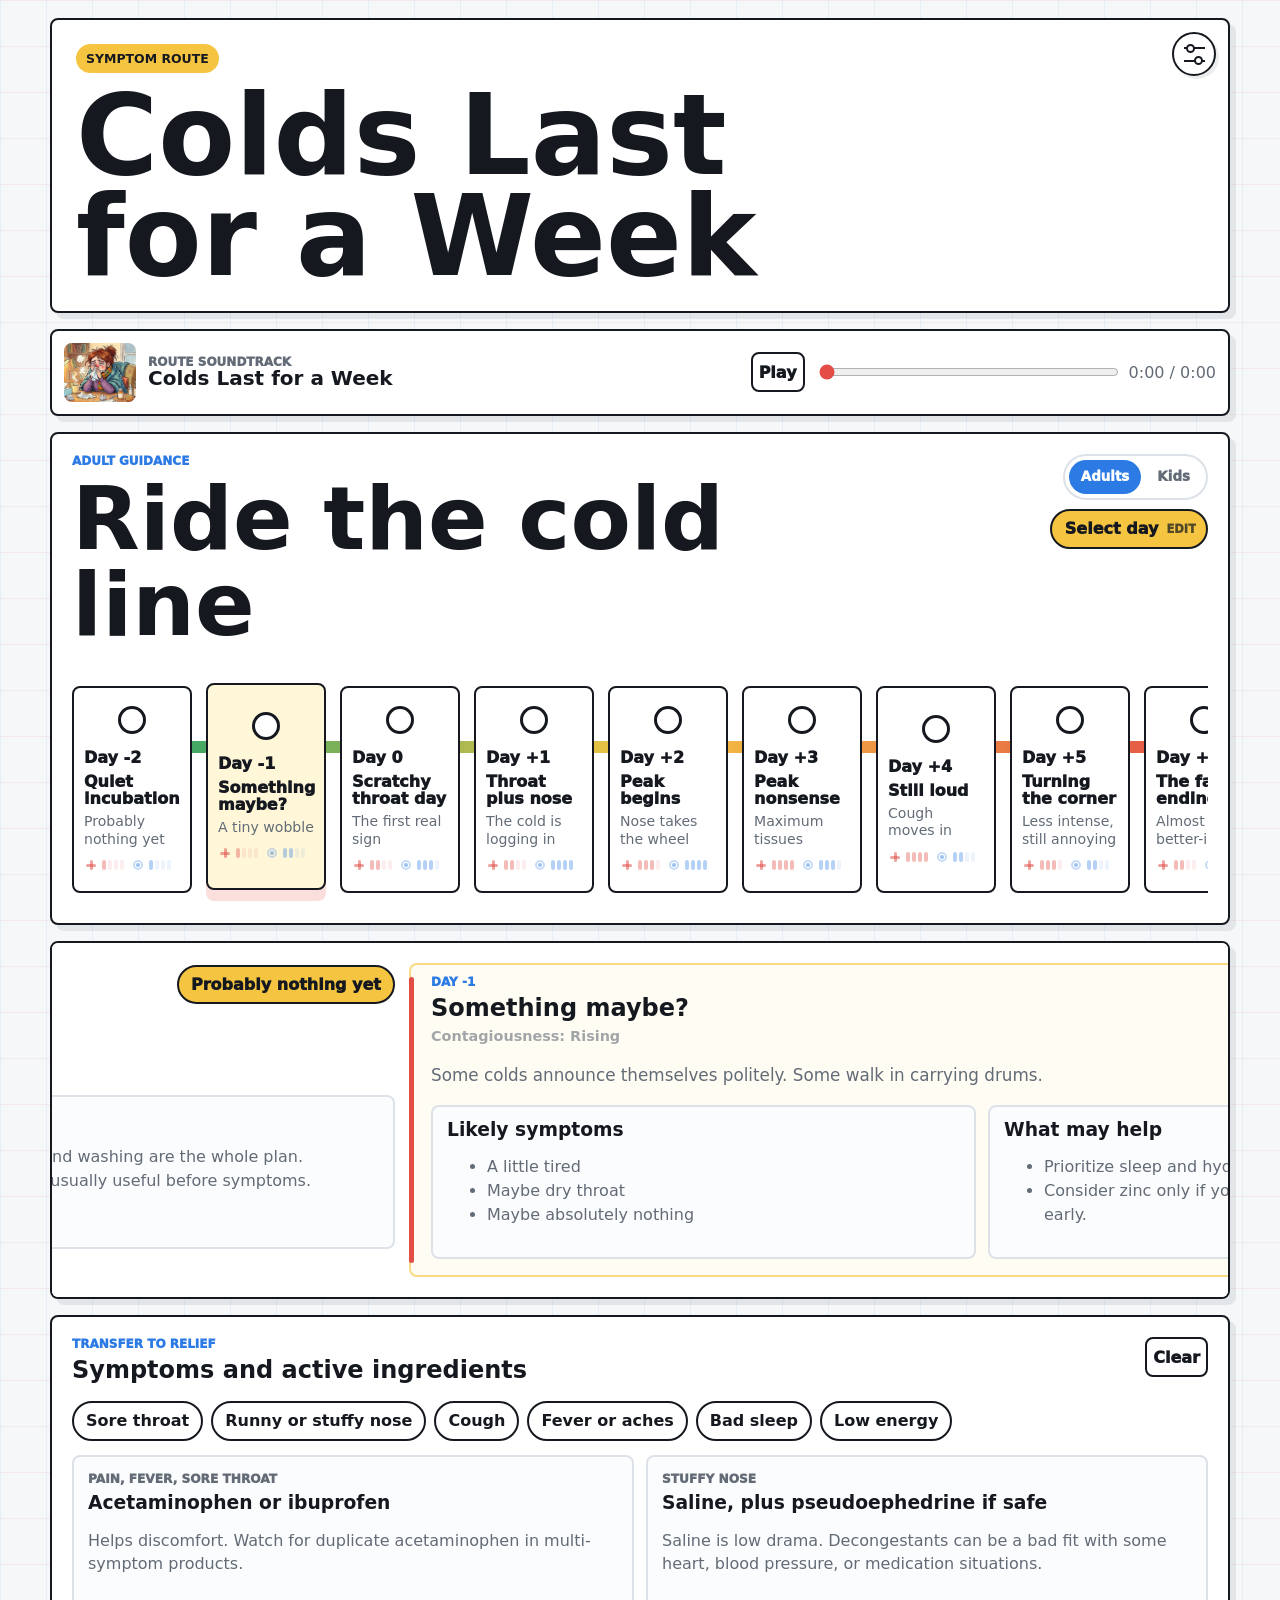
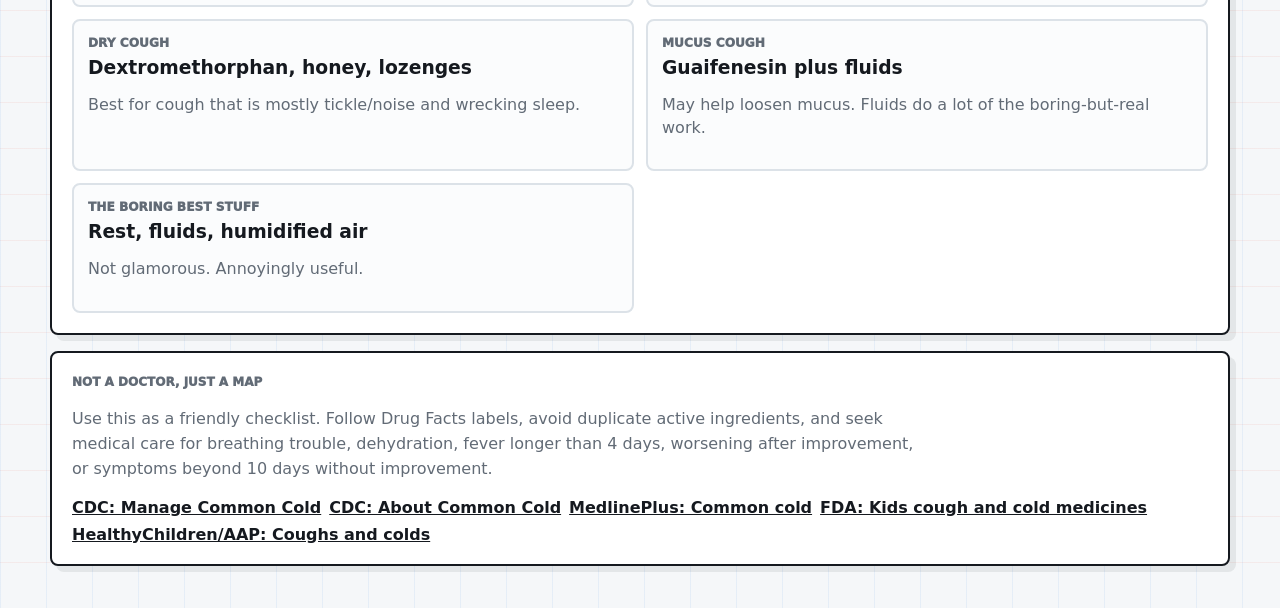
<file: index.html>
<!doctype html>
<html lang="en">
<head>
  <meta charset="utf-8">
  <meta name="viewport" content="width=device-width, initial-scale=1, viewport-fit=cover">
  <title>Colds - Symptom Subway</title>
  <meta name="theme-color" content="#f5f7f9">
  <link rel="stylesheet" href="styles.css">
</head>
<body>
  <main class="site-shell">
    <header class="hero">
      <button type="button" class="title-button" data-reset-site aria-label="Reset cold route">
        <span>Symptom Route</span>
        <strong>Colds Last for a Week</strong>
      </button>
      <button type="button" class="settings-icon-button" data-open-settings aria-label="Open settings" title="Settings">
        <span class="settings-glyph" aria-hidden="true"></span>
      </button>
    </header>

    <section class="song-strip" aria-label="Colds Last for a Week song">
      <img src="assets/colds-last-for-a-week.jpg" alt="Cover art for Colds Last for a Week">
      <div>
        <p class="eyebrow">Route soundtrack</p>
        <h2>Colds Last for a Week</h2>
      </div>
      <button type="button" data-audio-play aria-label="Play Colds Last for a Week">Play</button>
      <input type="range" data-audio-progress value="0" min="0" max="100" step="0.1" aria-label="Song progress">
      <p data-audio-time>0:00 / 0:00</p>
      <audio data-audio preload="metadata" src="assets/colds-last-for-a-week.mp3"></audio>
    </section>

    <section class="map-section">
      <div class="section-heading">
        <div>
          <p class="eyebrow" data-audience-label>Adult guidance</p>
          <h1>Ride the cold line</h1>
        </div>
        <div class="timeline-tools">
          <div class="audience-toggle" data-audience-toggle aria-label="Audience guidance">
            <button type="button" data-audience-value="adult">Adults</button>
            <button type="button" data-audience-value="kid">Kids</button>
          </div>
          <div class="day-picker-wrap" data-day-picker-wrap>
            <button type="button" class="day-picker-pill" data-open-day-picker aria-haspopup="true" aria-expanded="false">
              <span data-selected-day>Select day</span>
              <span class="pill-edit">Edit</span>
            </button>
            <div class="day-popover" data-day-picker hidden>
              <p>Sore throat started on</p>
              <div class="weekday-grid">
                <button type="button" data-start-day-value="0">Sun</button>
                <button type="button" data-start-day-value="1">Mon</button>
                <button type="button" data-start-day-value="2">Tue</button>
                <button type="button" data-start-day-value="3">Wed</button>
                <button type="button" data-start-day-value="4">Thu</button>
                <button type="button" data-start-day-value="5">Fri</button>
                <button type="button" data-start-day-value="6">Sat</button>
              </div>
            </div>
          </div>
        </div>
      </div>
      <div class="timeline" data-timeline></div>
    </section>

    <section class="detail-panel" data-detail aria-label="Day details"></section>

    <section class="medicine-panel">
      <div class="section-heading">
        <div>
          <p class="eyebrow">Transfer to relief</p>
          <h2>Symptoms and active ingredients</h2>
        </div>
        <button type="button" data-clear-symptoms>Clear</button>
      </div>
      <div class="symptoms" data-symptom-grid></div>
      <div class="med-list" data-med-list></div>
    </section>

    <section class="sources" data-sources>
      <p class="eyebrow">Not a doctor, just a map</p>
      <p>Use this as a friendly checklist. Follow Drug Facts labels, avoid duplicate active ingredients, and seek medical care for breathing trouble, dehydration, fever longer than 4 days, worsening after improvement, or symptoms beyond 10 days without improvement.</p>
      <nav data-source-list></nav>
    </section>
  </main>

  <div class="modal-backdrop" data-settings-backdrop hidden></div>
  <section class="settings-modal" data-settings-modal hidden role="dialog" aria-modal="true" aria-labelledby="settings-title">
    <div class="settings-panel">
      <header>
        <div>
          <p class="eyebrow">Symptom Route</p>
          <h2 id="settings-title">Settings</h2>
        </div>
        <button type="button" data-close-settings aria-label="Close settings">×</button>
      </header>
      <div class="settings-summary" data-settings-summary></div>
      <label><span>Remember weekday</span><input type="checkbox" data-setting="rememberDate"></label>
      <label><span>Compact map</span><input type="checkbox" data-setting="compactMode"></label>
      <label><span>Show sources</span><input type="checkbox" data-setting="showSources"></label>
      <label><span>Reduce motion</span><input type="checkbox" data-setting="reduceMotion"></label>
      <button type="button" data-reset-settings>Reset site</button>
    </div>
  </section>
  <script src="assets/cold-site.js"></script>
</body>
</html>
</file>
<file: styles.css>
:root {
  --ink: #15191f;
  --muted: #626b76;
  --bg: #f5f7f9;
  --paper: #ffffff;
  --line: #dce2e8;
  --red: #e34d46;
  --blue: #2c7be5;
  --green: #16a06d;
  --yellow: #f5c542;
  --shadow: 0 16px 36px rgba(21, 25, 31, 0.11);
}

* { box-sizing: border-box; }

html {
  -webkit-text-size-adjust: 100%;
  scroll-behavior: smooth;
}

body {
  margin: 0;
  min-height: 100vh;
  color: var(--ink);
  background:
    linear-gradient(90deg, rgba(44, 123, 229, 0.08) 1px, transparent 1px),
    linear-gradient(180deg, rgba(227, 77, 70, 0.08) 1px, transparent 1px),
    var(--bg);
  background-size: 46px 46px;
  font-family: Inter, ui-sans-serif, system-ui, -apple-system, BlinkMacSystemFont, "Segoe UI", sans-serif;
  padding: env(safe-area-inset-top) env(safe-area-inset-right) env(safe-area-inset-bottom) env(safe-area-inset-left);
}

body.is-modal-open {
  overflow: hidden;
}

button, input, select { font: inherit; }
button { cursor: pointer; color: inherit; }
img { display: block; max-width: 100%; }
[hidden] { display: none !important; }

.site-shell {
  width: min(1180px, calc(100% - 28px));
  margin: 0 auto;
  padding: 18px 0 42px;
  display: grid;
  gap: 16px;
}

.hero {
  display: grid;
  grid-template-columns: minmax(0, 1fr);
  gap: 0;
  align-items: stretch;
  position: relative;
}

.title-button,
.song-strip,
.map-section,
.detail-panel,
.medicine-panel,
.sources {
  min-width: 0;
  border: 2px solid var(--ink);
  border-radius: 8px;
  background: var(--paper);
  box-shadow: 6px 6px 0 rgba(21, 25, 31, 0.08);
}

.title-button {
  min-height: 210px;
  padding: 24px 74px 24px 24px;
  text-align: left;
  overflow: hidden;
}
.title-button span {
  display: inline-block;
  margin-bottom: 12px;
  padding: 7px 10px;
  border-radius: 999px;
  background: var(--yellow);
  font-weight: 900;
  text-transform: uppercase;
  font-size: 0.78rem;
}
.title-button strong {
  display: block;
  max-width: 760px;
  font-size: clamp(3rem, 9vw, 7rem);
  line-height: 0.9;
}

.settings-icon-button {
  position: absolute;
  top: 14px;
  right: 14px;
  width: 44px;
  height: 44px;
  min-height: 44px;
  display: grid;
  place-items: center;
  border: 2px solid var(--ink);
  border-radius: 50%;
  background: rgba(255, 255, 255, 0.78);
  box-shadow: 3px 3px 0 rgba(21, 25, 31, 0.08);
  transition: transform 160ms ease, background 160ms ease, box-shadow 160ms ease;
}

.settings-icon-button:hover {
  transform: rotate(18deg) translateY(-1px);
  background: #fff;
  box-shadow: 4px 4px 0 rgba(21, 25, 31, 0.16);
}

.settings-glyph {
  width: 21px;
  height: 15px;
  position: relative;
  display: block;
  border-top: 2px solid currentColor;
  border-bottom: 2px solid currentColor;
}

.settings-glyph::before,
.settings-glyph::after {
  content: "";
  position: absolute;
  width: 5px;
  height: 5px;
  border: 2px solid currentColor;
  border-radius: 50%;
  background: #fff;
}

.settings-glyph::before {
  left: 2px;
  top: -5px;
}

.settings-glyph::after {
  right: 2px;
  bottom: -5px;
}

.audience-toggle {
  display: flex;
  gap: 4px;
  padding: 4px;
  border: 2px solid var(--line);
  border-radius: 999px;
  background: #fff;
}

.audience-toggle button,
[data-audio-play],
[data-clear-symptoms],
[data-reset-settings],
.day-picker-pill,
.weekday-grid button {
  min-height: 40px;
  border: 2px solid var(--ink);
  border-radius: 8px;
  background: #fff;
  font-weight: 950;
  transition: transform 150ms ease, box-shadow 150ms ease;
}
.audience-toggle button:hover,
[data-audio-play]:hover,
[data-clear-symptoms]:hover,
[data-reset-settings]:hover,
.day-picker-pill:hover,
.weekday-grid button:hover {
  transform: translate(-1px, -1px);
  box-shadow: 4px 4px 0 rgba(21, 25, 31, 0.16);
}
.audience-toggle button {
  min-height: 34px;
  padding: 0 12px;
  border: 0;
  border-radius: 999px;
  color: var(--muted);
  font-size: 0.84rem;
}
.audience-toggle button.is-active {
  background: var(--blue);
  color: #fff;
}

.song-strip {
  display: grid;
  grid-template-columns: 72px minmax(160px, 1fr) auto minmax(170px, 300px) auto;
  gap: 12px;
  align-items: center;
  padding: 12px;
}
.song-strip img { width: 72px; border-radius: 8px; }
.song-strip h2 { margin: 0; font-size: 1.25rem; }
.song-strip p { margin: 0; color: var(--muted); }
.song-strip > div { min-width: 0; }
[data-audio-progress] { width: 100%; accent-color: var(--red); }

.eyebrow {
  margin: 0 0 8px;
  color: var(--blue);
  text-transform: uppercase;
  font-size: 0.75rem;
  font-weight: 950;
}

.map-section,
.detail-panel,
.medicine-panel,
.sources { padding: 20px; }
.section-heading,
.detail-heading {
  display: flex;
  justify-content: space-between;
  align-items: start;
  gap: 16px;
  margin-bottom: 18px;
}
h1, h2, h3, p { overflow-wrap: anywhere; }
h1, h2, h3 { margin: 0; line-height: 0.98; }
h1 { font-size: clamp(2.5rem, 7vw, 5.5rem); }
.detail-pill {
  margin: 0;
  border: 2px solid var(--ink);
  background: var(--yellow);
  border-radius: 999px;
  padding: 8px 12px;
  font-weight: 950;
  white-space: nowrap;
}

.timeline-tools {
  position: relative;
  display: flex;
  align-items: center;
  justify-content: flex-end;
  gap: 9px;
  flex-wrap: wrap;
}

.day-picker-wrap {
  position: relative;
}

.day-picker-pill {
  min-width: 122px;
  padding: 0 10px 0 13px;
  border-radius: 999px;
  background: var(--yellow);
  display: inline-flex;
  align-items: center;
  justify-content: center;
  gap: 8px;
  white-space: nowrap;
}

.pill-edit {
  max-width: 0;
  opacity: 0;
  overflow: hidden;
  color: rgba(21, 25, 31, 0.72);
  font-size: 0.72rem;
  text-transform: uppercase;
  transition: max-width 180ms ease, opacity 180ms ease;
}

.day-picker-pill:hover .pill-edit,
.day-picker-pill:focus-visible .pill-edit,
body:not(.has-start-day) .pill-edit {
  max-width: 40px;
  opacity: 1;
}

body:not(.has-start-day) .day-picker-pill {
  animation: day-pulse 1.9s ease-in-out infinite;
}

@keyframes day-pulse {
  0%, 100% { box-shadow: 0 0 0 0 rgba(244, 190, 85, 0.42); }
  50% { box-shadow: 0 0 0 7px rgba(244, 190, 85, 0.08); }
}

.day-popover {
  position: absolute;
  top: calc(100% + 8px);
  right: 0;
  z-index: 12;
  width: 238px;
  padding: 10px;
  border: 2px solid var(--ink);
  border-radius: 8px;
  background: #fff;
  box-shadow: 6px 6px 0 rgba(21, 25, 31, 0.16);
}

.day-popover p {
  margin: 0 0 8px;
  color: var(--muted);
  font-size: 0.75rem;
  font-weight: 950;
  text-transform: uppercase;
}

.weekday-grid {
  display: grid;
  grid-template-columns: repeat(4, 1fr);
  gap: 6px;
}

.weekday-grid button {
  min-height: 38px;
  padding: 0;
  border-color: var(--line);
  font-weight: 950;
}

.weekday-grid button.is-active {
  border-color: var(--ink);
  background: var(--blue);
  color: #fff;
}

.timeline {
  position: relative;
  width: 100%;
  max-width: 100%;
  min-width: 0;
  display: grid;
  grid-template-columns: repeat(13, minmax(120px, 1fr));
  gap: 14px;
  overflow-x: auto;
  overflow-y: hidden;
  overscroll-behavior-x: contain;
  padding: 20px 0 10px;
  scroll-padding-inline: 14px;
  -webkit-overflow-scrolling: touch;
  scrollbar-width: thin;
}
.timeline::before {
  content: "";
  position: absolute;
  left: 0;
  right: auto;
  top: 75px;
  width: max(100%, calc(13 * 120px + 12 * 14px));
  height: 12px;
  border-radius: 999px;
  background: linear-gradient(90deg, var(--green), var(--yellow), var(--red), var(--blue));
}
.phase-tile {
  position: relative;
  z-index: 1;
  min-height: 165px;
  padding: 10px;
  text-align: left;
  border: 2px solid var(--ink);
  border-radius: 8px;
  background: #fff;
  scroll-snap-align: center;
  touch-action: manipulation;
}
.phase-tile::before {
  content: "";
  display: block;
  width: 22px;
  height: 22px;
  margin: 0 auto 14px;
  border: 3px solid var(--ink);
  border-radius: 50%;
  background: #fff;
}
.phase-tile.is-selected {
  background: #fff7d8;
  transform: translateY(-3px);
  box-shadow: 0 11px 0 rgba(227, 77, 70, 0.18);
}
.phase-day { display: block; font-weight: 950; }
.phase-date { display: block; color: var(--red); font-weight: 900; }
body:not(.has-start-day) .phase-date { display: none; }
.phase-name { display: block; margin-top: 7px; font-weight: 950; line-height: 1.05; }
.phase-short { display: block; margin-top: 5px; color: var(--muted); font-size: 0.88rem; line-height: 1.25; }
.phase-signals {
  display: flex;
  align-items: center;
  gap: 7px;
  margin-top: 10px;
}
.signal {
  display: inline-flex;
  align-items: center;
  gap: 4px;
  color: rgba(98, 107, 118, 0.45);
  line-height: 1;
}
.signal-icon {
  position: relative;
  flex: 0 0 auto;
  width: 14px;
  height: 14px;
}
.signal-icon-symptoms::before,
.signal-icon-symptoms::after {
  content: "";
  position: absolute;
  border-radius: 999px;
  background: currentColor;
}
.signal-icon-symptoms::before {
  left: 6px;
  top: 2px;
  width: 3px;
  height: 10px;
}
.signal-icon-symptoms::after {
  left: 2px;
  top: 6px;
  width: 10px;
  height: 3px;
}
.signal-icon-spread::before {
  content: "";
  position: absolute;
  left: 5px;
  top: 5px;
  width: 4px;
  height: 4px;
  border-radius: 50%;
  background: currentColor;
}
.signal-icon-spread::after {
  content: "";
  position: absolute;
  inset: 2px;
  border: 2px solid currentColor;
  border-radius: 50%;
  opacity: 0.55;
}
.signal-dots {
  display: inline-flex;
  gap: 2px;
}
.signal-dots span {
  width: 4px;
  height: 10px;
  border-radius: 999px;
  background: currentColor;
  opacity: 0.18;
}
.signal-dots span.is-on {
  opacity: 0.72;
}
.signal-symptoms { color: rgba(227, 77, 70, 0.52); }
.signal-spread { color: rgba(44, 123, 229, 0.48); }
.phase-meter { display: none; }

.detail-panel {
  display: flex;
  gap: 14px;
  overflow-x: auto;
  overflow-y: hidden;
  overscroll-behavior: contain;
  scroll-snap-type: x mandatory;
  scroll-padding-inline: 20px;
  scrollbar-width: thin;
  -webkit-overflow-scrolling: touch;
}

.day-detail-card {
  flex: 0 0 100%;
  min-width: 0;
  position: relative;
  padding: 2px 0 4px;
  scroll-snap-align: start;
}

.day-detail-card + .day-detail-card {
  padding-top: 2px;
}

.day-detail-card.is-selected {
  padding: 12px 12px 14px;
  border-radius: 8px;
  background: #fffdf3;
  box-shadow: inset 0 0 0 2px rgba(245, 197, 66, 0.62);
}

.day-detail-card.is-selected::before {
  content: "";
  position: absolute;
  inset: 14px auto 14px 0;
  width: 5px;
  border-radius: 999px;
  background: var(--red);
}

.day-detail-card.is-selected .detail-heading,
.day-detail-card.is-selected .detail-note,
.day-detail-card.is-selected .detail-grid {
  margin-left: 10px;
}

.detail-note { color: var(--muted); line-height: 1.55; font-size: 1.05rem; }
.detail-contagion {
  margin: 8px 0 0;
  color: rgba(98, 107, 118, 0.6);
  font-size: 0.9rem;
  font-weight: 760;
}
.detail-grid,
.med-list {
  display: grid;
  grid-template-columns: repeat(2, minmax(0, 1fr));
  gap: 12px;
}
.detail-grid section,
.med-card {
  border: 2px solid var(--line);
  border-radius: 8px;
  padding: 14px;
  background: #fbfcfd;
}
.detail-grid ul { color: var(--muted); line-height: 1.5; }
.symptoms { display: flex; flex-wrap: wrap; gap: 8px; margin-bottom: 14px; }
.symptom-chip {
  min-height: 40px;
  padding: 0 12px;
  border: 2px solid var(--ink);
  border-radius: 999px;
  background: #fff;
  font-weight: 900;
}
.symptom-chip.is-active { background: var(--green); color: #fff; }
.med-kicker { margin: 0 0 6px; color: var(--red); font-size: 0.76rem; font-weight: 950; text-transform: uppercase; }
.med-card p { color: var(--muted); line-height: 1.45; }
.sources p { max-width: 850px; color: var(--muted); line-height: 1.55; }
[data-source-list] { display: flex; gap: 8px; flex-wrap: wrap; }
[data-source-list] a { color: var(--ink); font-weight: 900; }

.modal-backdrop {
  position: fixed;
  inset: 0;
  z-index: 20;
  background: rgba(21, 25, 31, 0.38);
}
.settings-modal {
  position: fixed;
  inset: 0;
  z-index: 21;
  display: grid;
  place-items: center;
  padding: 16px;
}
.settings-panel {
  width: min(470px, 100%);
  max-height: calc(100dvh - 32px);
  overflow: auto;
  padding: 18px;
  display: grid;
  gap: 12px;
  border: 2px solid var(--ink);
  border-radius: 8px;
  background: #fff;
  box-shadow: 8px 8px 0 rgba(21, 25, 31, 0.2);
}
.settings-panel header { display: flex; justify-content: space-between; gap: 16px; }
.settings-panel header button {
  width: 44px;
  height: 44px;
  border: 2px solid var(--ink);
  border-radius: 50%;
  background: #fff;
  font-size: 1.5rem;
  transition: transform 160ms ease;
}
.settings-panel header button:hover { transform: rotate(22deg); }
.settings-summary { display: grid; gap: 8px; }
.settings-summary div,
.settings-panel label {
  display: flex;
  justify-content: space-between;
  align-items: center;
  gap: 12px;
  padding: 10px;
  border: 2px solid var(--line);
  border-radius: 8px;
}
.settings-summary span { color: var(--muted); }

.is-compact .phase-tile { min-height: 122px; }
.is-compact .phase-short { display: none; }
.reduce-motion *, .reduce-motion *::before, .reduce-motion *::after { transition: none !important; animation: none !important; }

@media (max-width: 820px) {
  body {
    background-size: 32px 32px;
  }

  .site-shell {
    width: min(100% - 18px, 560px);
    padding: 10px 0 28px;
    gap: 10px;
  }

  .hero { grid-template-columns: 1fr; }

  .title-button,
  .song-strip,
  .map-section,
  .detail-panel,
  .medicine-panel,
  .sources {
    border-width: 1.5px;
    box-shadow: 4px 4px 0 rgba(21, 25, 31, 0.08);
  }

  .title-button {
    min-height: 142px;
    padding: 16px 58px 16px 16px;
  }

  .title-button span {
    margin-bottom: 9px;
    padding: 6px 8px;
    font-size: 0.68rem;
  }

  .title-button strong {
    font-size: clamp(2.8rem, 17vw, 4.8rem);
    line-height: 0.86;
  }

  .settings-icon-button {
    top: 10px;
    right: 10px;
    width: 40px;
    height: 40px;
    min-height: 40px;
    border-width: 1.5px;
  }

  .audience-toggle button,
  [data-audio-play],
  [data-clear-symptoms],
  [data-reset-settings],
  .day-picker-pill,
  .weekday-grid button {
    min-height: 46px;
    border-width: 1.5px;
  }

  .song-strip {
    grid-template-columns: 54px minmax(0, 1fr) 72px;
    gap: 9px;
    padding: 10px;
  }

  .song-strip img {
    width: 54px;
    align-self: start;
  }

  .song-strip h2 {
    font-size: 1rem;
    line-height: 1.05;
  }

  .song-strip .eyebrow {
    margin-bottom: 4px;
    font-size: 0.66rem;
  }

  .song-strip [data-audio-progress],
  .song-strip [data-audio-time] {
    grid-column: 1 / -1;
  }

  .song-strip [data-audio-time] {
    font-size: 0.76rem;
  }

  .map-section,
  .detail-panel,
  .medicine-panel,
  .sources {
    padding: 14px;
  }

  .section-heading,
  .detail-heading {
    display: grid;
    gap: 10px;
    margin-bottom: 12px;
  }

  .section-heading h1 {
    font-size: clamp(2rem, 11vw, 3.2rem);
  }

  .section-heading h2,
  .detail-heading h2 {
    font-size: clamp(1.6rem, 8vw, 2.4rem);
  }

  .detail-pill {
    width: fit-content;
    padding: 7px 10px;
    border-width: 1.5px;
  }

  .timeline-tools {
    justify-content: stretch;
    gap: 8px;
  }

  .audience-toggle {
    order: 2;
    width: 100%;
    border-width: 1.5px;
  }

  .audience-toggle button {
    flex: 1;
    padding: 0 10px;
  }

  .day-picker-wrap {
    order: 1;
    width: 100%;
  }

  .day-picker-pill {
    width: 100%;
    justify-content: center;
  }

  .day-popover {
    left: 0;
    right: 0;
    width: 100%;
    box-shadow: 4px 4px 0 rgba(21, 25, 31, 0.16);
  }

  .weekday-grid {
    grid-template-columns: repeat(7, 1fr);
  }

  .timeline {
    grid-template-columns: none;
    grid-auto-flow: column;
    grid-auto-columns: minmax(108px, 38vw);
    gap: 10px;
    margin: 0 -6px;
    padding: 16px 6px 14px;
    scroll-snap-type: x proximity;
    contain: layout paint;
  }

  .timeline::before {
    top: 66px;
    width: max(100%, calc(13 * 38vw + 12 * 10px));
    height: 10px;
  }

  .phase-tile {
    min-height: 140px;
    padding: 10px;
    border-width: 1.5px;
  }

  .phase-tile::before {
    width: 20px;
    height: 20px;
    margin-bottom: 12px;
    border-width: 2.5px;
  }

  .phase-day {
    font-size: 0.96rem;
  }

  .phase-date {
    font-size: 0.94rem;
  }

  .phase-name {
    font-size: 0.95rem;
  }

  .phase-short {
    font-size: 0.8rem;
  }

  .phase-signals { gap: 6px; margin-top: 9px; }
  .signal { gap: 3px; }
  .signal-icon { width: 13px; height: 13px; }
  .signal-dots span { width: 4px; height: 9px; }

  .detail-note {
    font-size: 0.98rem;
  }

  .detail-contagion {
    font-size: 0.82rem;
  }

  .detail-panel {
    gap: 10px;
    scroll-padding-inline: 14px;
  }

  .day-detail-card {
    flex-basis: 100%;
    padding-bottom: 2px;
  }

  .day-detail-card + .day-detail-card {
    padding-top: 2px;
  }

  .day-detail-card.is-selected {
    padding: 10px 10px 12px;
  }

  .detail-grid,
  .med-list {
    grid-template-columns: 1fr;
  }

  .detail-grid section,
  .med-card {
    padding: 12px;
    border-width: 1.5px;
  }

  .detail-grid ul {
    margin: 10px 0 0;
    padding-left: 1.05rem;
  }

  .symptoms {
    display: grid;
    grid-template-columns: repeat(2, minmax(0, 1fr));
    gap: 7px;
  }

  .symptom-chip {
    min-height: 44px;
    padding: 0 9px;
    border-width: 1.5px;
    line-height: 1.12;
  }

  .med-card h3 {
    font-size: 1.05rem;
  }

  [data-source-list] {
    display: grid;
    gap: 8px;
  }

  [data-source-list] a {
    display: block;
    padding: 9px 10px;
    border: 1px solid var(--line);
    border-radius: 8px;
    background: #fff;
    text-decoration: none;
  }

  .settings-modal {
    align-items: end;
    padding: 10px;
    padding-bottom: max(10px, env(safe-area-inset-bottom));
  }

  .settings-panel {
    width: 100%;
    max-height: min(680px, calc(100dvh - 20px));
    border-radius: 8px 8px 0 0;
    border-width: 1.5px;
    padding: 16px;
  }

  .settings-panel header button {
    border-width: 1.5px;
  }

  .settings-summary div,
  .settings-panel label {
    border-width: 1.5px;
  }
}

@media (max-width: 430px) {
  .site-shell {
    width: min(100% - 14px, 430px);
  }

  .song-strip {
    grid-template-columns: 50px minmax(0, 1fr) 64px;
  }

  .song-strip img {
    width: 50px;
  }

  .timeline {
    grid-auto-columns: minmax(104px, 44vw);
  }

  .timeline::before {
    width: max(100%, calc(13 * 44vw + 12 * 10px));
  }

  .symptoms {
    grid-template-columns: 1fr;
  }
}
</file>
